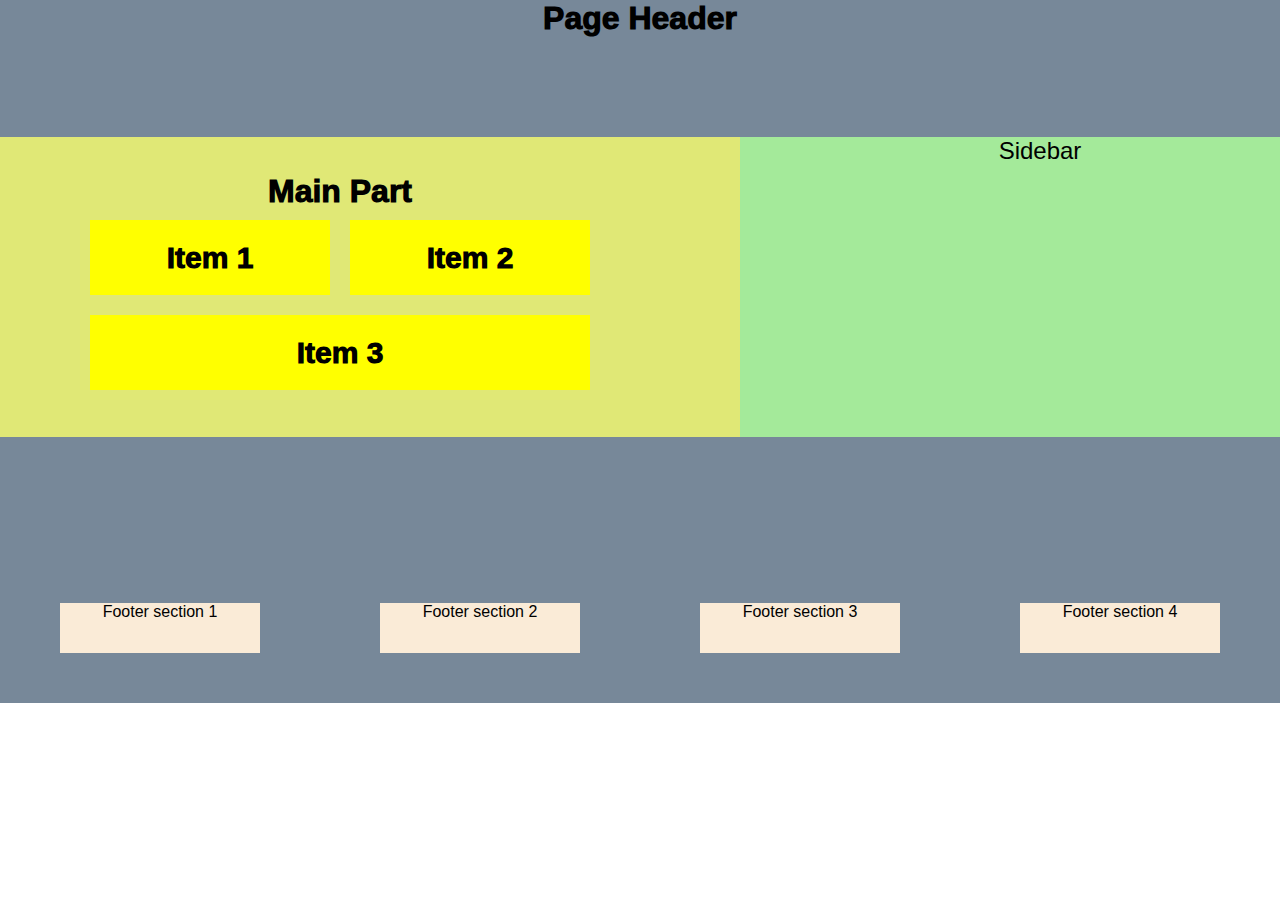
<file: index.html>
<!DOCTYPE html>
<html lang="en">
	<head>
		<meta charset="UTF-8" />
		<meta http-equiv="X-UA-Compatible" content="IE=edge" />
		<meta name="viewport" content="width=device-width, initial-scale=1.0" />
		<title>Document</title>
		<link rel="stylesheet" href="assets/normalize.css" />
		<link rel="stylesheet" href="assets/style/style.css" />

		<style></style>
	</head>
	<body class="body">
		<div class="flexcontainer">
			Page Header
			<main class="main">
				<div class="flexcontainer1">
					Main Part
					<div>
						<div class="supplier">
							<p class="item1">Item 1</p>
							<p class="item2">Item 2</p>
						</div>
						<p class="item3">Item 3</p>
					</div>
				</div>
				<div class="flexcontainer2">Sidebar</div>
			</main>
		</div>
		<footer>
			<div class="flexcontainer3">
				<p class="footer-section1">Footer section 1</p>
				<p class="footer-section2">Footer section 2</p>
				<p class="footer-section3">Footer section 3</p>
				<p class="footer-section4">Footer section 4</p>
			</div>
		</footer>
	</body>
</html>
</file>
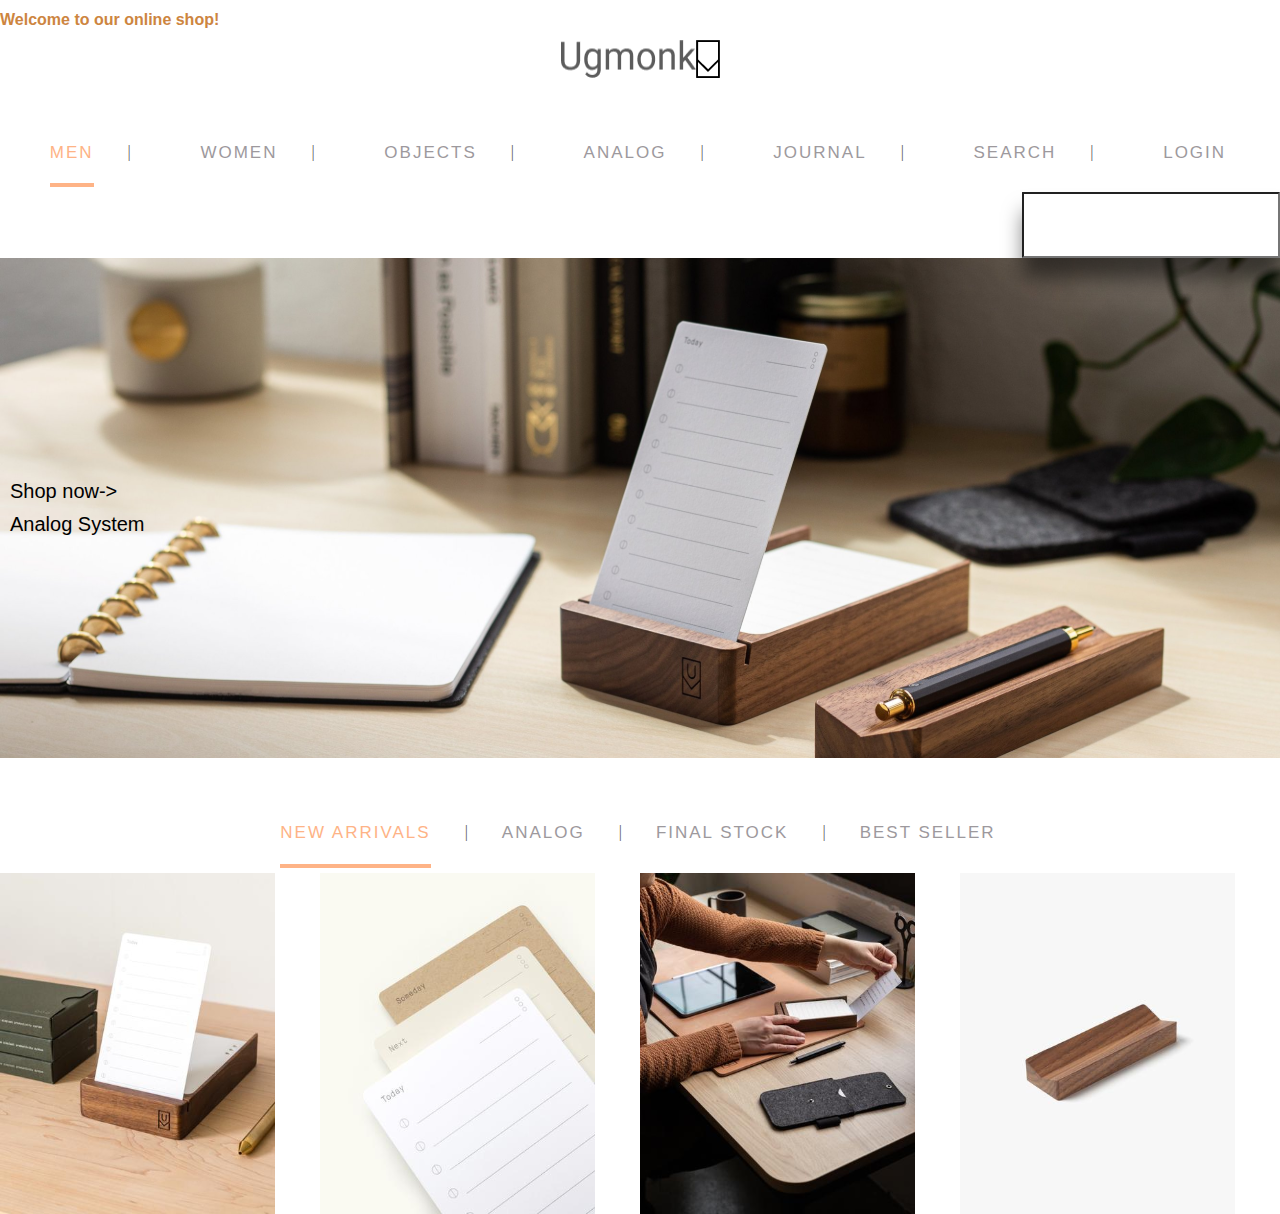
<file: index2.html>
<!DOCTYPE html>
<html lang="en">
<head>
    <meta charset="UTF-8">
    <meta http-equiv="X-UA-Compatible" content="IE=edge">
    <meta name="viewport" content="width=device-width, initial-scale=1.0">
    <title>Template</title>
    <link rel="stylesheet" href= "assets2/css/normalize.css">
    <link rel="stylesheet" href="assets2/style/style.css">
    
<style>
    </style> 
</head>
<body>
  <h1>Welcome to our online shop!</h1>

    <div class="container nav">
				<a href="" class="main-logo">
          <img id="companyname" src="assets/Ugmonk.png" alt="companyname" />
					<img id="logo" src="assets/true vector.png" alt="main-logo" />
        </a>
   </div>

    <header>
<ul class="menu-main">
  <li><a href="" class="current">Men</a></li>
  <li><a href="">Women</a></li>
  <li><a href="">Objects</a></li>
  <li><a href="">Analog</a></li>
  <li><a href="">Journal</a></li>
  <li><a href="">Search</a></li>
  <li><a href="">Login</a></li>
</ul>

<div class="supplier">
    <nav>
         <input type="text" class="signup-text-input">

       </nav>  
       </div>
</div>
</header>

<div class="flexcontainer">
  <div class="items">
							<p class="bottom-left">Shop now-></p>
							<p class="bottom-left2">Analog System</p>
						</div>
            </div>
<ul class="menu-main2">
  <li><a href="" class="current">New Arrivals</a></li>
  <li><a href="">Analog</a></li>
  <li><a href="">Final Stock</a></li>
  <li><a href="">Best Seller</a></li>
</ul>
 <div class="gallery">
          <div class="gallery_flex">
            <div class="gallery_item"><img src="assets2/Item1.svg" alt="item1"/></div>
            <div class="gallery_item"><img src="assets2/item2.svg" alt="item2"/></div>
            <div class="gallery_item"><img src="assets2/item3.svg" alt="item3"/></div>
            <div class="gallery_item"><img src="assets2/item4.svg" alt="item4"/></div>
          </div>
        </div>
</body>

</html>
</file>
<file: assets/style/style.css>
.flexcontainer {
	display: flex;
	flex-direction: column;
	justify-content: center;
	align-items: center;
	height: 100 vh;
	width: auto;
	background-color: lightslategray;
	font-family: 'Gill Sans', 'Gill Sans MT', Calibri, 'Trebuchet MS', sans-serif;
	font-weight: 1000;
    font-size: xx-large;
   


}

.main {
	display: flex;
}

.flexcontainer1 {
	display: flex;
	flex-direction: column;
	justify-content: center;
	align-items: center;
	margin-bottom: 150px;
	margin-top: 100px;
	height: 300px;
	width: 800px;
	font-family: Impact, Haettenschweiler, 'Arial Narrow Bold', sans-serif;
	background-color: rgb(224, 232, 118);
}

.supplier {
	display: flex;
}

.flexcontainer2 {
	display: flex;
	justify-content: center;
	margin-top: 100px;
	margin-bottom: 150px;
	height: 300px;
	width: 600px;
	border: 1px;
	font-family: Impact, Haettenschweiler, 'Arial Narrow Bold', sans-serif;
	font-weight: 100;
	font-size: x-large;
	font-stretch: expanded;
	background-color: rgb(164, 234, 154);
}

.item1 {
	background-color: yellow;
	color: black;
	width: 240px;
	margin: 10px;
	text-align: center;
	line-height: 75px;
	font-size: 30px;
}

.item2 {
	background-color: yellow;
	color: black;
	width: 240px;
	margin: 10px;
	text-align: center;
	line-height: 75px;
	font-size: 30px;
}

.item3 {
	background-color: yellow;
	color: black;
	width: 500px;
	margin: 10px;
	text-align: center;
	line-height: 75px;
	font-size: 30px;
	align-self: center;
	flex-grow: 1;
}

.flexcontainer3 {
	display: flex;
    position:relative;
	flex-direction: row;
	justify-content: space-around;
	background-color: lightslategray;
}
.footer-section1 {
	margin-bottom: 50px;
	width: 200px;
	height: 50px;
	text-align: center;
	background-color: antiquewhite;
	font-family: 'Gill Sans', 'Gill Sans MT', Calibri, 'Trebuchet MS', sans-serif;
}

.footer-section2 {
    margin-bottom: 50px;
	width: 200px;
	height: 50px;
	text-align: center;

	background-color: antiquewhite;
	font-family: 'Gill Sans', 'Gill Sans MT', Calibri, 'Trebuchet MS', sans-serif;
}

.footer-section3 {
    margin-bottom: 50px;
	width: 200px;
	height: 50px;

	text-align: center;
	background-color: antiquewhite;
	font-family: 'Gill Sans', 'Gill Sans MT', Calibri, 'Trebuchet MS', sans-serif;
}

.footer-section4 {
    margin-bottom: 50px;
	width: 200px;
	height: 50px;
	text-align: center;
	background-color: antiquewhite;
	font-family: 'Gill Sans', 'Gill Sans MT', Calibri, 'Trebuchet MS', sans-serif;
}
</file>
<file: assets2/style/style.css>
h1
{
  display: flex;
  justify-content: flex-start;
  font-family: 'Lucida Sans', 'Lucida Sans Regular', 'Lucida Grande', 'Lucida Sans Unicode', Geneva, Verdana, sans-serif;
font-size:medium;
color: peru;
}
.container nav {
  display: flex;
  
}
.main-logo {
  display:flex;
  justify-content:center;
}
  .companyname 
  { display: flex;
    height: 50px;
width: 156px;
}
@import url('https://fonts.googleapis.com/css?family=Ubuntu+Condensed');
.menu-main {
  display: flex;
  justify-content: space-around;
  list-style: none;
  margin: 40px 0 5px;
  padding: 25px 0 5px;
  text-align: center;
  background: white;

}
.menu-main li {display: inline-block;}
.menu-main li:after {
  content: "|";
  color: #606060;
  display: inline-block;
  vertical-align:top;
}
.menu-main li:last-child:after {content: none;}
.menu-main a {
  text-decoration: none;
  font-family: 'Ubuntu Condensed', sans-serif;
  letter-spacing: 2px;
  position: relative;
  padding-bottom: 20px;
  margin: 0 34px 0 30px;
  font-size: 17px;
  text-transform: uppercase;
  display: inline-block;
  transition: color .2s;
}
.menu-main a, .menu-main a:visited {color: #9d999d;}
.menu-main a.current, .menu-main a:hover{color: #feb386;}
.menu-main a:before,
.menu-main a:after {
  content: "";
  position: absolute;
  height: 4px;
  top: auto;
  right: 50%;
  bottom: -5px;
  left: 50%;
  background: #feb386;
  transition: .8s;
}
.menu-main a:hover:before, .menu-main .current:before {left: 0;}
.menu-main a:hover:after, .menu-main .current:after {right: 0;}   
@media (max-width: 550px) {
.menu-main {padding-top: 0;}
.menu-main li {display: block;}
.menu-main li:after {content: none;}
.menu-main a {
  padding: 25px 0 20px; 
  margin: 0 30px;
}
}

 .supplier {
  display: flex;
  justify-content: right;
 }
.signup-text-input {
  display: flex;
  height: 60px;
background: #FFFFFF;
box-shadow: 1px 20px 20px rgba(0, 0, 0, 0.5);
border-radius: 1px;
width: 250px;}

  .main
  {display: flex;

  }

.flexcontainer {
  background-image:url("/assets2/Rectangle\ img\(1\).svg") ;
  display: flex;
  flex-direction: column;
    justify-content:space-around;
    align-items:self-start;
  height: 500px;
	width:auto ;  
}

.bottom-left {
  
  display: flex;
   font-family:'Lucida Sans', 'Lucida Sans Regular', 'Lucida Grande', 'Lucida Sans Unicode', Geneva, Verdana, sans-serif;
	color: black;
	width: 240px;
	margin: 10px;
	text-align: center;
	font-size: 20px;
}
.bottom-left2 {
  display: flex;
 
    font-family:'Lucida Sans', 'Lucida Sans Regular', 'Lucida Grande', 'Lucida Sans Unicode', Geneva, Verdana, sans-serif;
     color: rgb(33, 6, 6);
    font-size: large;
    
	color: black;
	width: 240px;
	margin: 10px;
	text-align: center;
	font-size: 20px;
}


 @import url('https://fonts.googleapis.com/css?family=Ubuntu+Condensed');
.menu-main2 {
  list-style: none;
  margin: 40px 0 5px;
  padding: 25px 0 5px;
  text-align: center;
  background: white;
}
.menu-main2 li {display: inline-block;}
.menu-main2 li:after {
  content: "|";
  color: #606060;
  display: inline-block;
  vertical-align:top;
}
.menu-main2 li:last-child:after {content: none;}
.menu-main2 a {
  text-decoration: none;
  font-family: 'Ubuntu Condensed', sans-serif;
  letter-spacing: 2px;
  position: relative;
  padding-bottom: 20px;
  margin: 0 34px 0 30px;
  font-size: 17px;
  text-transform: uppercase;
  display: inline-block;
  transition: color .2s;
}
.menu-main2 a, .menu-main2 a:visited {color: #9d999d;}
.menu-main2 a.current, .menu-main2 a:hover{color: #feb386;}
.menu-main2 a:before,
.menu-main2 a:after {
  content: "";
  position: absolute;
  height: 4px;
  top: auto;
  right: 50%;
  bottom: -5px;
  left: 50%;
  background: #feb386;
  transition: .8s;
}
.menu-main2 a:hover:before, .menu-main2 .current:before {left: 0;}
.menu-main2 a:hover:after, .menu-main2 .current:after {right: 0;}   
@media (max-width: 550px) {
.menu-main2 {padding-top: 0;}
.menu-main2 li {display: block;}
.menu-main2 li:after {content: none;}
.menu-main2 a {
  padding: 25px 0 20px; 
  margin: 0 30px;
}
}

.gallery_flex {height: 200;
  display: flex;
  justify-content: space-around;
  flex-direction: row;

}
.gallery_item {
  display: flex;
  flex-grow: 1;

  
}
.gallery_item:hover img  {
  border: 2px solid brown;}
</file>
